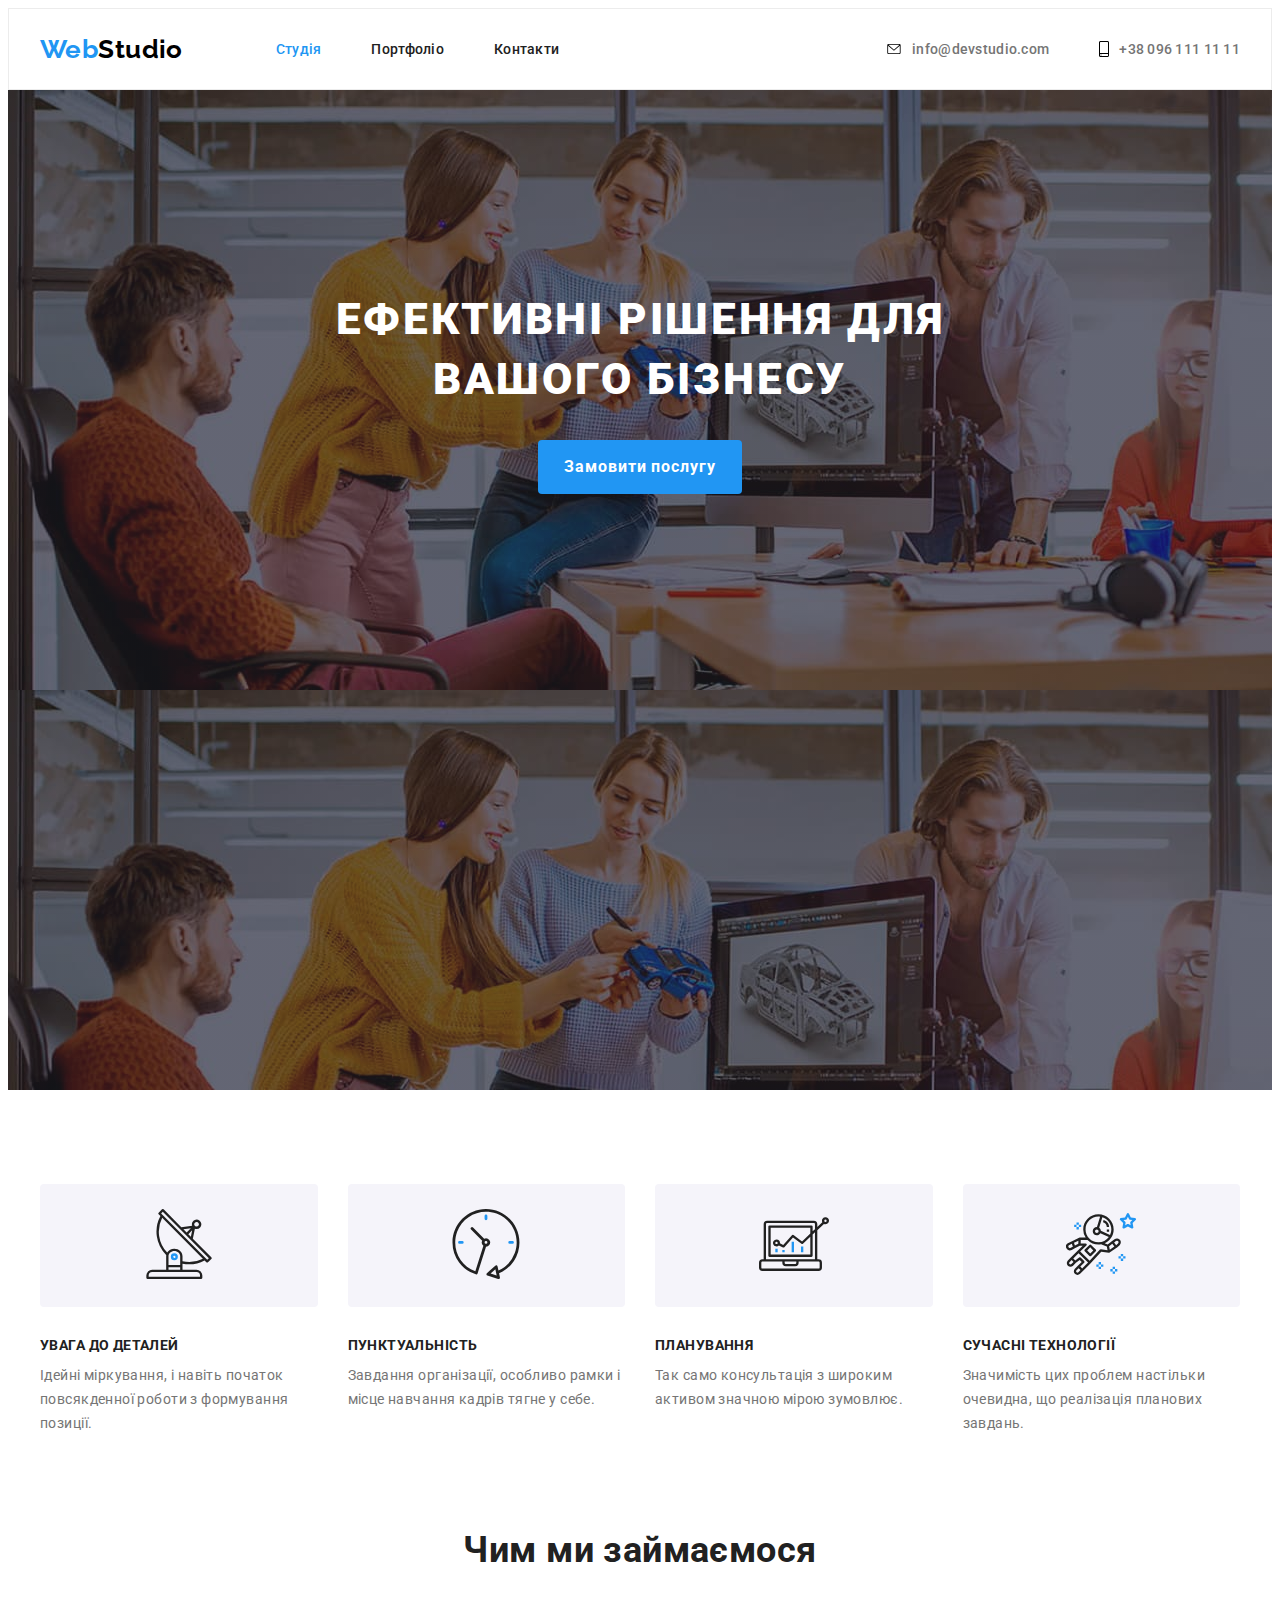
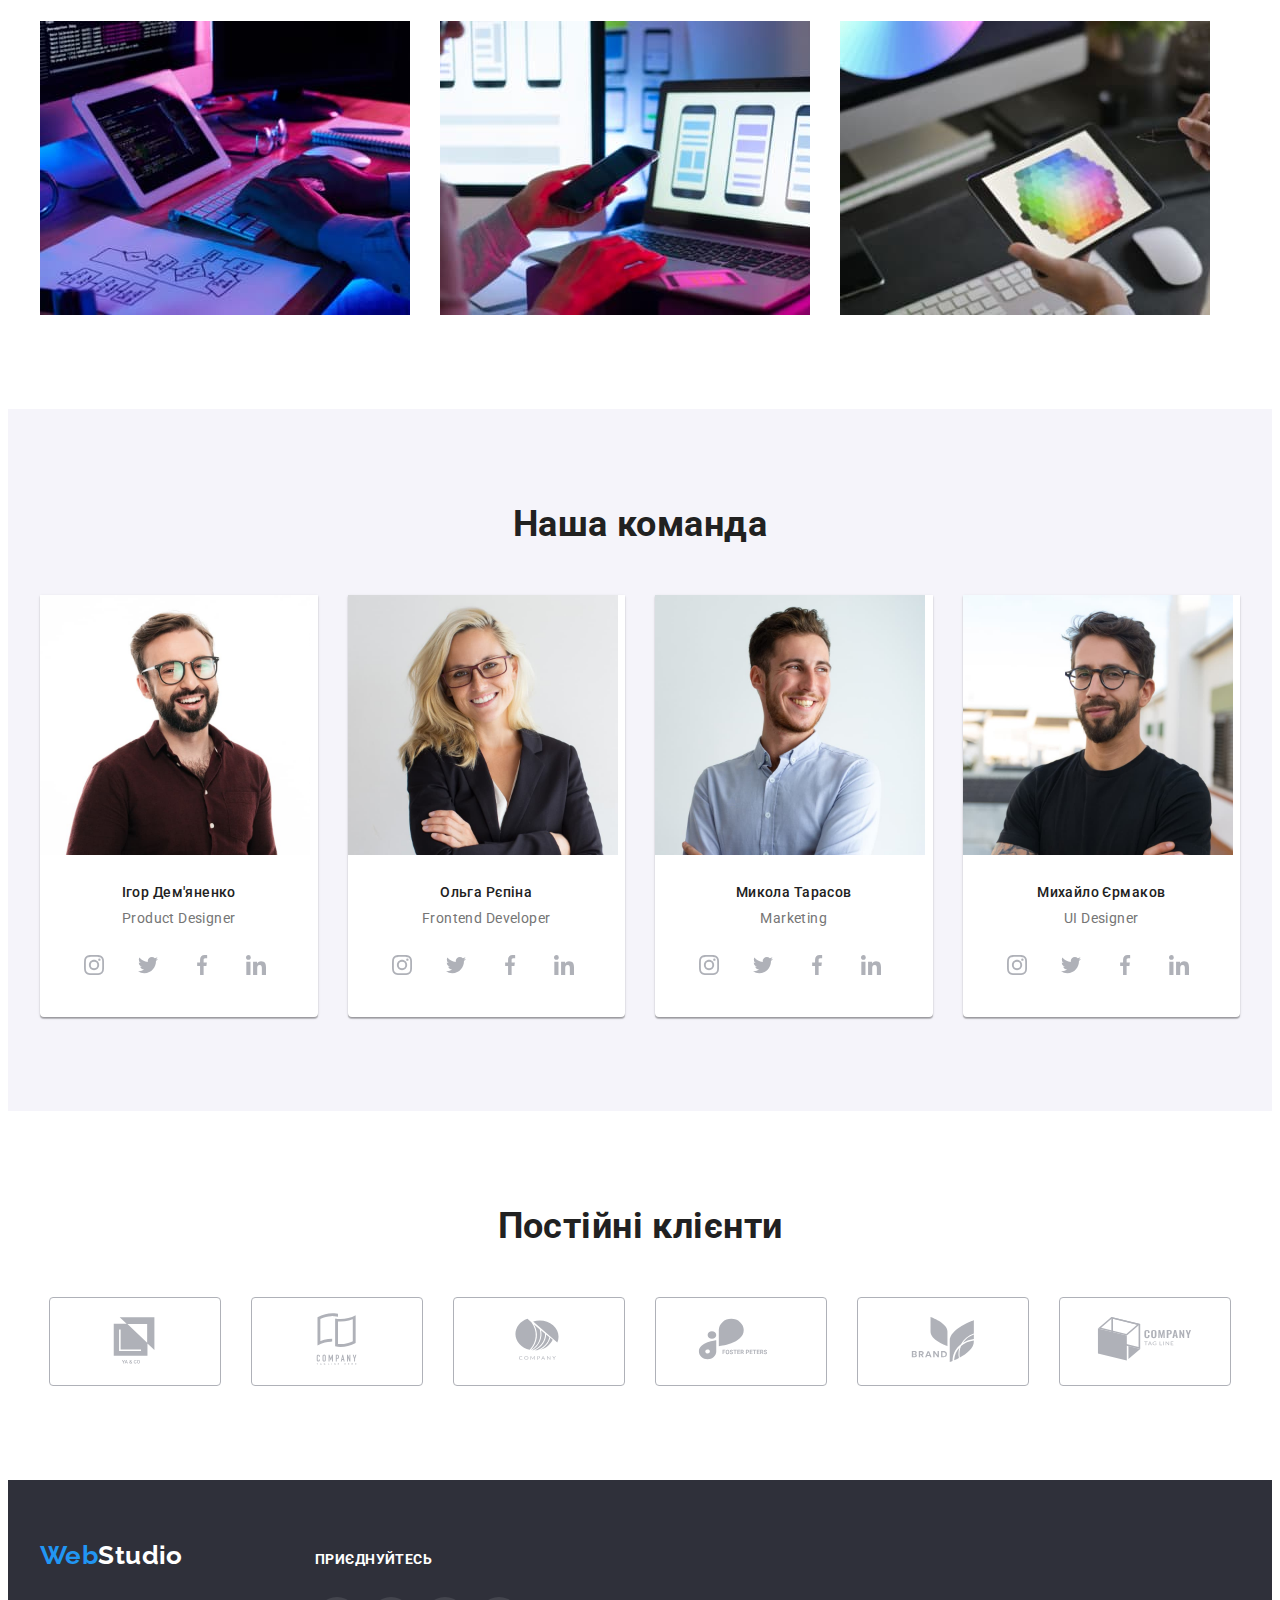
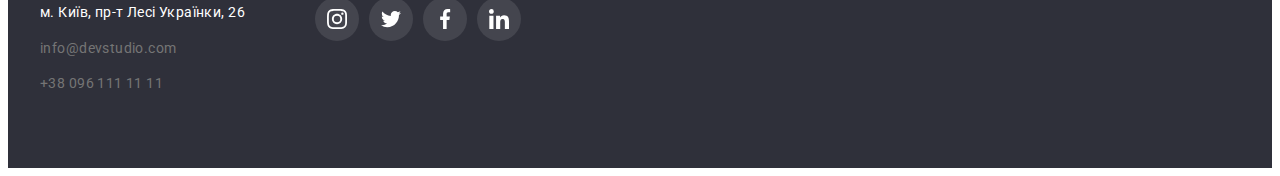
<file: index.html>
<!DOCTYPE html>
<html lang="uk">
  <head>
    <meta charset="UTF-8" />
    <meta http-equiv="X-UA-Compatible" content="IE=edge" />
    <meta name="viewport" content="width=device-width, initial-scale=1.0" />
    <title>WebStudio</title>
    <link rel="preconnect" href="https://fonts.googleapis.com" />
    <link rel="preconnect" href="https://fonts.gstatic.com" crossorigin />
    <link
      href="https://fonts.googleapis.com/css2?family=Raleway:wght@700&family=Roboto:wght@400;500;700;900&display=swap"
      rel="stylesheet"
    />
    <link
      rel="stylesheet"
      href="https://cdnjs.cloudflare.com/ajax/libs/modern-normalize/2.0.0/modern-normalize.min.css"
      integrity="sha512-4xo8blKMVCiXpTaLzQSLSw3KFOVPWhm/TRtuPVc4WG6kUgjH6J03IBuG7JZPkcWMxJ5huwaBpOpnwYElP/m6wg=="
      crossorigin="anonymous"
      referrerpolicy="no-referrer"
    />
    <link rel="stylesheet" href="./css/styles.css" />
  </head>
  <body>
    <header class="header">
      <div class="container header__container">
        <nav class="nav">
          <a class="link logo logo--primary" href="./index.html"
            ><span class="logo--accent">Web</span>Studio</a
          >
          <ul class="list menu-list">
            <li class="menu-list__item">
              <a class="nav-link link current" href="./index.html">Студія</a>
            </li>
            <li class="menu-list__item">
              <a class="nav-link link" href="./portfolio.html">Портфоліо</a>
            </li>
            <li class="menu-list__item">
              <a class="nav-link link" href="">Контакти</a>
            </li>
          </ul>
        </nav>

        <ul class="list contacts-list">
          <li class="contacts-list__item">
            <a class="link contacts-link" href="mailto:info@devstudio.com">
              <svg class="contacts-list__icon" width="16" height="10">
                <use href="./images/icons.svg#icon-envelope"></use>
              </svg>
              <span>info@devstudio.com</span>
            </a>
          </li>

          <li class="contacts-list__item">
            <a class="link contacts-link" href="tel:+380961111111">
              <svg class="contacts-list__icon" width="10" height="16">
                <use href="./images/icons.svg#icon-smartphone"></use>
              </svg>
              <span>+38 096 111 11 11</span>
            </a>
          </li>
        </ul>
      </div>
    </header>

    <main>
      <section class="hero">
        <div class="hero__overlay">
          <div class="container">
            <h1 class="hero__title">
              Ефективні рішення для <br />
              вашого бізнесу
            </h1>
            <button class="btn hero__btn" type="button">
              Замовити послугу
            </button>
          </div>
        </div>
      </section>

      <section class="features section">
        <div class="container">
          <h2 class="visually-hidden">Переваги WebStudio</h2>

          <ul class="list features-list">
            <li class="features-list__item">
              <div class="feature-list__thumb">
                <svg class="feature-list__icon" width="70" height="70">
                  <use href="./images/icons.svg#icon-antenna"></use>
                </svg>
              </div>
              <h3 class="features__title">Увага до деталей</h3>
              <p class="features__text">
                Ідейні міркування, і навіть початок повсякденної роботи з
                формування позиції.
              </p>
            </li>

            <li class="features-list__item">
              <div class="feature-list__thumb">
                <svg class="feature-list__icon" width="70" height="70">
                  <use href="./images/icons.svg#icon-clock"></use>
                </svg>
              </div>
              <h3 class="features__title">Пунктуальність</h3>
              <p class="features__text">
                Завдання організації, особливо рамки і місце навчання кадрів
                тягне у себе.
              </p>
            </li>

            <li class="features-list__item">
              <div class="feature-list__thumb">
                <svg class="feature-list__icon" width="70" height="70">
                  <use href="./images/icons.svg#icon-diagram"></use>
                </svg>
              </div>
              <h3 class="features__title">Планування</h3>
              <p class="features__text">
                Так само консультація з широким активом значною мірою зумовлює.
              </p>
            </li>

            <li class="features-list__item">
              <div class="feature-list__thumb">
                <svg class="feature-list__icon" width="70" height="70">
                  <use href="./images/icons.svg#icon-astronaut"></use>
                </svg>
              </div>
              <h3 class="features__title">Сучасні технології</h3>
              <p class="features__text">
                Значимість цих проблем настільки очевидна, що реалізація
                планових завдань.
              </p>
            </li>
          </ul>
        </div>
      </section>

      <section class="work section">
        <div class="container">
          <h2 class="title">Чим ми займаємося</h2>

          <ul class="list work-list">
            <li class="work-list__item">
              <img
                src="./images/work-1.jpg"
                alt="Процесс розробки"
                width="370"
                height="294"
              />
            </li>
            <li class="work-list__item">
              <img
                src="./images/work-2.jpg"
                alt="Процесс розробки"
                width="370"
                height="294"
              />
            </li>
            <li class="work-list__item">
              <img
                src="./images/work-3.jpg"
                alt="Процесс розробки"
                width="370"
                height="294"
              />
            </li>
          </ul>
        </div>
      </section>

      <section class="team section">
        <div class="container">
          <h2 class="title">Наша команда</h2>

          <ul class="list team-list">
            <li class="team-list__item">
              <div class="team-list__thumb">
                <img
                  src="./images/team-1.jpg"
                  alt="Портрет члена команди"
                  width="270"
                  height="260"
                />
              </div>

              <div class="team-list__content">
                <p class="team__text team__text--bold">Ігор Дем'яненко</p>
                <p class="team__text team__text--secondary">Product Designer</p>

                <ul class="social-list list">
                  <li class="social-list__item">
                    <a href="" class="social-list__link">
                      <svg class="social-list__icon" width="20" height="20">
                        <use href="./images/icons.svg#icon-instagram"></use>
                      </svg>
                    </a>
                  </li>

                  <li class="social-list__item">
                    <a href="" class="social-list__link">
                      <svg class="social-list__icon" width="20" height="20">
                        <use href="./images/icons.svg#icon-twitter"></use>
                      </svg>
                    </a>
                  </li>

                  <li class="social-list__item">
                    <a href="" class="social-list__link">
                      <svg class="social-list__icon" width="20" height="20">
                        <use href="./images/icons.svg#icon-facebook"></use>
                      </svg>
                    </a>
                  </li>

                  <li class="social-list__item">
                    <a href="" class="social-list__link">
                      <svg class="social-list__icon" width="20" height="20">
                        <use href="./images/icons.svg#icon-linkedin"></use>
                      </svg>
                    </a>
                  </li>
                </ul>
              </div>
            </li>

            <li class="team-list__item">
              <div class="team-list__thumb">
                <img
                  src="./images/team-2.jpg"
                  alt="Портрет члена команди"
                  width="270"
                  height="260"
                />
              </div>

              <div class="team-list__content">
                <p class="team__text team__text--bold">Ольга Рєпіна</p>
                <p class="team__text team__text--secondary">
                  Frontend Developer
                </p>

                <ul class="social-list list">
                  <li class="social-list__item">
                    <a href="" class="social-list__link">
                      <svg class="social-list__icon" width="20" height="20">
                        <use href="./images/icons.svg#icon-instagram"></use>
                      </svg>
                    </a>
                  </li>

                  <li class="social-list__item">
                    <a href="" class="social-list__link">
                      <svg class="social-list__icon" width="20" height="20">
                        <use href="./images/icons.svg#icon-twitter"></use>
                      </svg>
                    </a>
                  </li>

                  <li class="social-list__item">
                    <a href="" class="social-list__link">
                      <svg class="social-list__icon" width="20" height="20">
                        <use href="./images/icons.svg#icon-facebook"></use>
                      </svg>
                    </a>
                  </li>

                  <li class="social-list__item">
                    <a href="" class="social-list__link">
                      <svg class="social-list__icon" width="20" height="20">
                        <use href="./images/icons.svg#icon-linkedin"></use>
                      </svg>
                    </a>
                  </li>
                </ul>
              </div>
            </li>
            <li class="team-list__item">
              <div class="team-list__thumb">
                <img
                  src="./images/team-3.jpg"
                  alt="Портрет члена команди"
                  width="270"
                  height="260"
                />
              </div>

              <div class="team-list__content">
                <p class="team__text team__text--bold">Микола Тарасов</p>
                <p class="team__text team__text--secondary">Marketing</p>

                <ul class="social-list list">
                  <li class="social-list__item">
                    <a href="" class="social-list__link">
                      <svg class="social-list__icon" width="20" height="20">
                        <use href="./images/icons.svg#icon-instagram"></use>
                      </svg>
                    </a>
                  </li>

                  <li class="social-list__item">
                    <a href="" class="social-list__link">
                      <svg class="social-list__icon" width="20" height="20">
                        <use href="./images/icons.svg#icon-twitter"></use>
                      </svg>
                    </a>
                  </li>

                  <li class="social-list__item">
                    <a href="" class="social-list__link">
                      <svg class="social-list__icon" width="20" height="20">
                        <use href="./images/icons.svg#icon-facebook"></use>
                      </svg>
                    </a>
                  </li>

                  <li class="social-list__item">
                    <a href="" class="social-list__link">
                      <svg class="social-list__icon" width="20" height="20">
                        <use href="./images/icons.svg#icon-linkedin"></use>
                      </svg>
                    </a>
                  </li>
                </ul>
              </div>
            </li>
            <li class="team-list__item">
              <div class="team-list__thumb">
                <img
                  src="./images/team-4.jpg"
                  alt="Портрет члена команди"
                  width="270"
                  height="260"
                />
              </div>

              <div class="team-list__content">
                <p class="team__text team__text--bold">Михайло Єрмаков</p>
                <p class="team__text team__text--secondary">UI Designer</p>

                <ul class="social-list list">
                  <li class="social-list__item">
                    <a href="" class="social-list__link">
                      <svg class="social-list__icon" width="20" height="20">
                        <use href="./images/icons.svg#icon-instagram"></use>
                      </svg>
                    </a>
                  </li>

                  <li class="social-list__item">
                    <a href="" class="social-list__link">
                      <svg class="social-list__icon" width="20" height="20">
                        <use href="./images/icons.svg#icon-twitter"></use>
                      </svg>
                    </a>
                  </li>

                  <li class="social-list__item">
                    <a href="" class="social-list__link">
                      <svg class="social-list__icon" width="20" height="20">
                        <use href="./images/icons.svg#icon-facebook"></use>
                      </svg>
                    </a>
                  </li>

                  <li class="social-list__item">
                    <a href="" class="social-list__link">
                      <svg class="social-list__icon" width="20" height="20">
                        <use href="./images/icons.svg#icon-linkedin"></use>
                      </svg>
                    </a>
                  </li>
                </ul>
              </div>
            </li>
          </ul>
        </div>
      </section>

      <section class="clients section">
        <div class="container">
          <h2 class="title clients__title">
            Постійні клієнти
          </h2>

          <ul class="clients-list list">
            <li class="clients-list__item">
              <a href="" class="clients-list__link">
                <svg class="clients-list__icon" width="106" height="60">
                  <use href="./images/icons.svg#icon-client-1"></use>
                </svg>
              </a>
            </li>

            <li class="clients-list__item">
              <a href="" class="clients-list__link">
                <svg class="clients-list__icon" width="106" height="60">
                  <use href="./images/icons.svg#icon-client-2"></use>
                </svg>
              </a>
            </li>

            <li class="clients-list__item">
              <a href="" class="clients-list__link">
                <svg class="clients-list__icon" width="106" height="60">
                  <use href="./images/icons.svg#icon-client-3"></use>
                </svg>
              </a>
            </li>

            <li class="clients-list__item">
              <a href="" class="clients-list__link">
                <svg class="clients-list__icon" width="106" height="60">
                  <use href="./images/icons.svg#icon-client-4"></use>
                </svg>
              </a>
            </li>

            <li class="clients-list__item">
              <a href="" class="clients-list__link">
                <svg class="clients-list__icon" width="106" height="60">
                  <use href="./images/icons.svg#icon-client-5"></use>
                </svg>
              </a>
            </li>

            <li class="clients-list__item">
              <a href="" class="clients-list__link">
                <svg class="clients-list__icon" width="106" height="60">
                  <use href="./images/icons.svg#icon-client-6"></use>
                </svg>
              </a>
            </li>
          </ul>
        </div>
      </section>
    </main>

    <footer class="footer">
      <div class="container footer__container">
        <div class="footer__links-box">
          <a class="link logo logo--secondary footer__logo" href="./index.html"
            ><span class="logo--accent">Web</span>Studio</a
          >

          <address class="footer-address">
            <a
              class="link address-link address-link--accent"
              href="https://goo.gl/maps/7HUdiCrNrbexvH1cA"
              target="_blank"
              rel="noopener noreferrer nofollow"
              >м. Київ, пр-т Лесі Українки, 26</a
            >

            <a
              class="link address-link address-link--primary"
              href="mailto:info@devstudio.com"
              >info@devstudio.com</a
            >
            <a
              class="link address-link address-link--primary"
              href="tel:+380961111111"
              >+38 096 111 11 11</a
            >
          </address>
        </div>

        <div class="footer__join-box">
          <h2 class="footer__title">приєднуйтесь</h2>

          <ul class="social-list list">
            <li class="social-list__item">
              <a href="" class="social-list__link">
                <svg class="social-list__icon" width="20" height="20">
                  <use href="./images/icons.svg#icon-instagram"></use>
                </svg>
              </a>
            </li>

            <li class="social-list__item">
              <a href="" class="social-list__link">
                <svg class="social-list__icon" width="20" height="20">
                  <use href="./images/icons.svg#icon-twitter"></use>
                </svg>
              </a>
            </li>

            <li class="social-list__item">
              <a href="" class="social-list__link">
                <svg class="social-list__icon" width="20" height="20">
                  <use href="./images/icons.svg#icon-facebook"></use>
                </svg>
              </a>
            </li>

            <li class="social-list__item">
              <a href="" class="social-list__link">
                <svg class="social-list__icon" width="20" height="20">
                  <use href="./images/icons.svg#icon-linkedin"></use>
                </svg>
              </a>
            </li>
          </ul>
        </div>
      </div>
    </footer>
  </body>
</html>
</file>
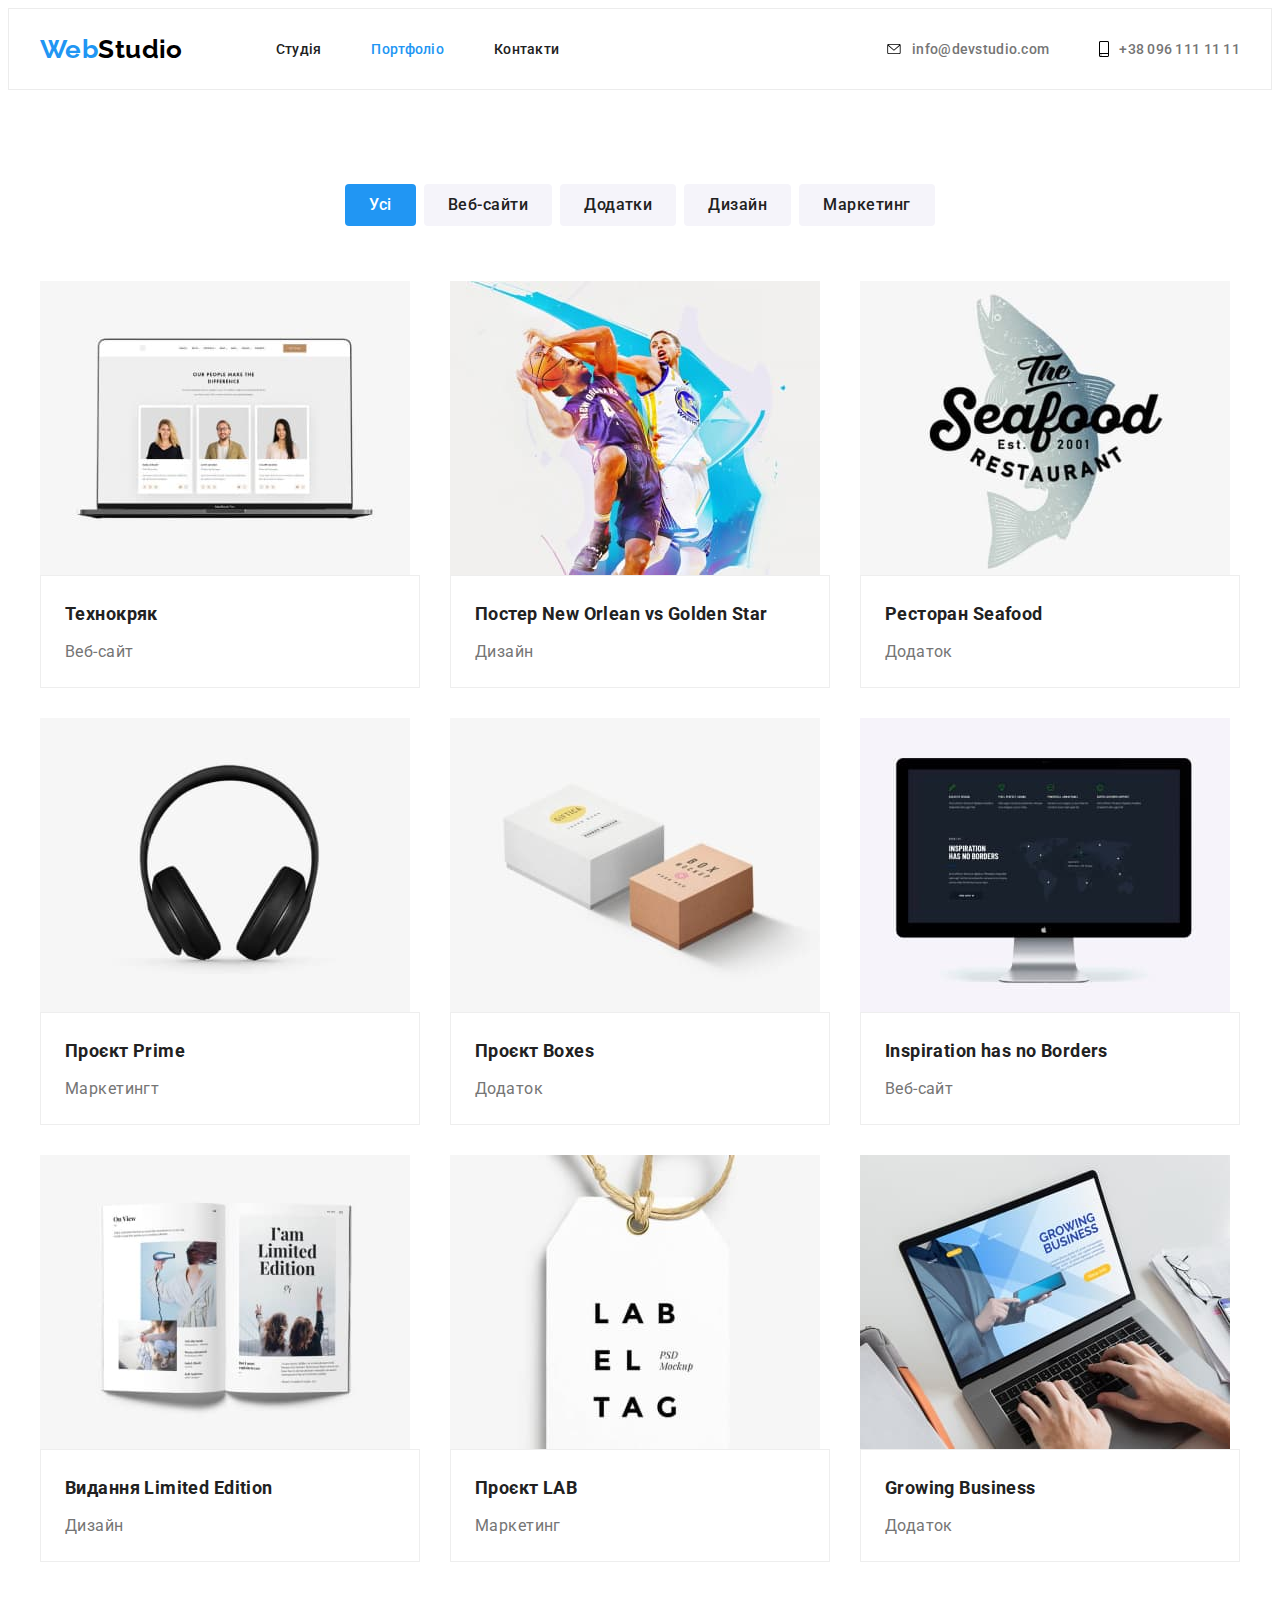
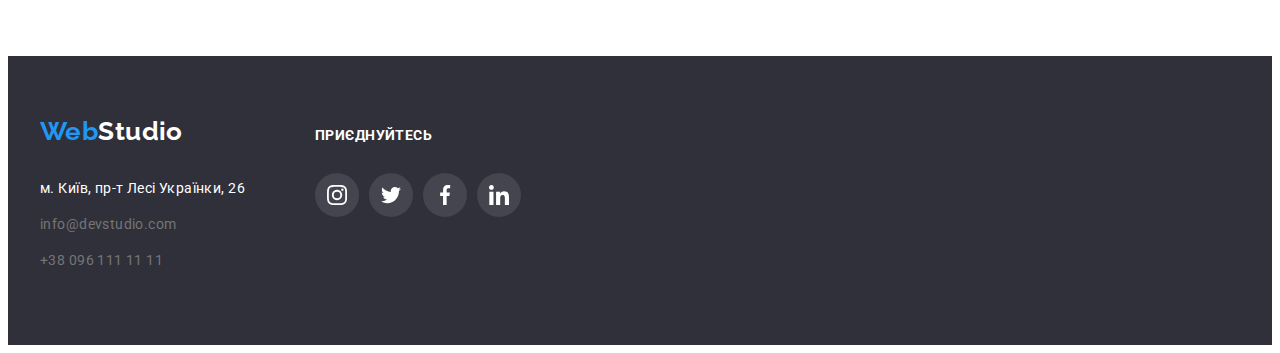
<file: portfolio.html>
<!DOCTYPE html>
<html lang="uk">
  <head>
    <meta charset="UTF-8" />
    <meta http-equiv="X-UA-Compatible" content="IE=edge" />
    <meta name="viewport" content="width=device-width, initial-scale=1.0" />
    <title>WebStudio</title>
    <link rel="preconnect" href="https://fonts.googleapis.com" />
    <link rel="preconnect" href="https://fonts.gstatic.com" crossorigin />
    <link
      href="https://fonts.googleapis.com/css2?family=Raleway:wght@700&family=Roboto:wght@400;500;700;900&display=swap"
      rel="stylesheet"
    />
    <link
      rel="stylesheet"
      href="https://cdnjs.cloudflare.com/ajax/libs/modern-normalize/2.0.0/modern-normalize.min.css"
      integrity="sha512-4xo8blKMVCiXpTaLzQSLSw3KFOVPWhm/TRtuPVc4WG6kUgjH6J03IBuG7JZPkcWMxJ5huwaBpOpnwYElP/m6wg=="
      crossorigin="anonymous"
      referrerpolicy="no-referrer"
    />
    <link rel="stylesheet" href="./css/styles.css" />
  </head>
  <body>
    <header class="header">
      <div class="container header__container">
        <nav class="nav">
          <a class="link logo logo--primary" href="./index.html"
            ><span class="logo--accent">Web</span>Studio</a
          >
          <ul class="list menu-list">
            <li class="menu-list__item">
              <a class="nav-link link" href="./index.html">Студія</a>
            </li>
            <li class="menu-list__item">
              <a class="nav-link link current" href="./portfolio.html"
                >Портфоліо</a
              >
            </li>
            <li class="menu-list__item">
              <a class="nav-link link" href="">Контакти</a>
            </li>
          </ul>
        </nav>

        <ul class="list contacts-list">
          <li class="contacts-list__item">
            <a class="link contacts-link" href="mailto:info@devstudio.com">
              <svg class="contacts-list__icon" width="16" height="10">
                <use href="./images/icons.svg#icon-envelope"></use>
              </svg>
              <span>info@devstudio.com</span>
            </a>
          </li>

          <li class="contacts-list__item">
            <a class="link contacts-link" href="tel:+380961111111">
              <svg class="contacts-list__icon" width="10" height="16">
                <use href="./images/icons.svg#icon-smartphone"></use>
              </svg>
              <span>+38 096 111 11 11</span>
            </a>
          </li>
        </ul>
      </div>
    </header>

    <main>
      <section class="section">
        <div class="container">
          <h2 class="visually-hidden">Приклади наших робот</h2>

          <ul class="list filter-list">
            <li class="filter-list__item">
              <button type="button" class="btn filter-list__btn current">
                Усі
              </button>
            </li>
            <li class="filter-list__item">
              <button type="button" class="btn filter-list__btn">
                Веб-сайти
              </button>
            </li>
            <li class="filter-list__item">
              <button type="button" class="btn filter-list__btn">
                Додатки
              </button>
            </li>
            <li class="filter-list__item">
              <button type="button" class="btn filter-list__btn">Дизайн</button>
            </li>
            <li class="filter-list__item">
              <button type="button" class="btn filter-list__btn">
                Маркетинг
              </button>
            </li>
          </ul>

          <ul class="list portfolio-list">
            <li class="portfolio-list__item">
              <article class="portfolio-list__card">
                <a href="" class="portfolio-list__link link">
                  <div class="portfolio-list__thumb">
                    <img
                      src="./images/portfolio-01.jpg"
                      alt="job's example"
                      width="370"
                      height="294"
                    />
                  </div>

                  <div class="portfolio-list__content">
                    <h3 class="portfolio__title">Технокряк</h3>
                    <p class="portfolio__text">Веб-сайт</p>
                  </div>
                </a>
              </article>
            </li>

            <li class="portfolio-list__item">
              <article class="portfolio-list__card">
                <a href="" class="portfolio-list__link link">
                  <div class="portfolio-list__thumb">
                    <img
                      src="./images/portfolio-02.jpg"
                      alt="job's example"
                      width="370"
                      height="294"
                    />
                  </div>

                  <div class="portfolio-list__content">
                    <h3 class="portfolio__title">
                      Постер New Orlean vs Golden Star
                    </h3>
                    <p class="portfolio__text">Дизайн</p>
                  </div>
                </a>
              </article>
            </li>

            <li class="portfolio-list__item">
              <article class="portfolio-list__card">
                <a href="" class="portfolio-list__link link">
                  <div class="portfolio-list__thumb">
                    <img
                      src="./images/portfolio-03.jpg"
                      alt="job's example"
                      width="370"
                      height="294"
                    />
                  </div>

                  <div class="portfolio-list__content">
                    <h3 class="portfolio__title">Ресторан Seafood</h3>
                    <p class="portfolio__text">Додаток</p>
                  </div>
                </a>
              </article>
            </li>

            <li class="portfolio-list__item">
              <article class="portfolio-list__card">
                <a href="" class="portfolio-list__link link">
                  <div class="portfolio-list__thumb">
                    <img
                      src="./images/portfolio-04.jpg"
                      alt="job's example"
                      width="370"
                      height="294"
                    />
                  </div>

                  <div class="portfolio-list__content">
                    <h3 class="portfolio__title">Проєкт Prime</h3>
                    <p class="portfolio__text">Маркетингт</p>
                  </div>
                </a>
              </article>
            </li>

            <li class="portfolio-list__item">
              <article class="portfolio-list__card">
                <a href="" class="portfolio-list__link link">
                  <div class="portfolio-list__thumb">
                    <img
                      src="./images/portfolio-05.jpg"
                      alt="job's example"
                      width="370"
                      height="294"
                    />
                  </div>

                  <div class="portfolio-list__content">
                    <h3 class="portfolio__title">Проєкт Boxes</h3>
                    <p class="portfolio__text">Додаток</p>
                  </div>
                </a>
              </article>
            </li>

            <li class="portfolio-list__item">
              <article class="portfolio-list__card">
                <a href="" class="portfolio-list__link link"
                  ><div class="portfolio-list__thumb">
                    <img
                      src="./images/portfolio-06.jpg"
                      alt="job's example"
                      width="370"
                      height="294"
                    />
                  </div>

                  <div class="portfolio-list__content">
                    <h3 class="portfolio__title">Inspiration has no Borders</h3>
                    <p class="portfolio__text">Веб-сайт</p>
                  </div></a
                >
              </article>
            </li>

            <li class="portfolio-list__item">
              <article class="portfolio-list__card">
                <a href="" class="portfolio-list__link link"
                  ><div class="portfolio-list__thumb">
                    <img
                      src="./images/portfolio-07.jpg"
                      alt="job's example"
                      width="370"
                      height="294"
                    />
                  </div>

                  <div class="portfolio-list__content">
                    <h3 class="portfolio__title">Видання Limited Edition</h3>
                    <p class="portfolio__text">Дизайн</p>
                  </div></a
                >
              </article>
            </li>

            <li class="portfolio-list__item">
              <article class="portfolio-list__card">
                <a href="" class="portfolio-list__link link"
                  ><div class="portfolio-list__thumb">
                    <img
                      src="./images/portfolio-08.jpg"
                      alt="job's example"
                      width="370"
                      height="294"
                    />
                  </div>

                  <div class="portfolio-list__content">
                    <h3 class="portfolio__title">Проєкт LAB</h3>
                    <p class="portfolio__text">Маркетинг</p>
                  </div></a
                >
              </article>
            </li>

            <li class="portfolio-list__item">
              <article class="portfolio-list__card">
                <a href="" class="portfolio-list__link link"
                  ><div class="portfolio-list__thumb">
                    <img
                      src="./images/portfolio-09.jpg"
                      alt="job's example"
                      width="370"
                      height="294"
                    />
                  </div>

                  <div class="portfolio-list__content">
                    <h3 class="portfolio__title">Growing Business</h3>
                    <p class="portfolio__text">Додаток</p>
                  </div></a
                >
              </article>
            </li>
          </ul>
        </div>
      </section>
    </main>

    <footer class="footer">
      <div class="container footer__container">
        <div class="footer__links-box">
          <a class="link logo logo--secondary footer__logo" href="./index.html"
            ><span class="logo--accent">Web</span>Studio</a
          >

          <address class="footer-address">
            <a
              class="link address-link address-link--accent"
              href="https://goo.gl/maps/7HUdiCrNrbexvH1cA"
              target="_blank"
              rel="noopener noreferrer nofollow"
              >м. Київ, пр-т Лесі Українки, 26</a
            >

            <a
              class="link address-link address-link--primary"
              href="mailto:info@devstudio.com"
              >info@devstudio.com</a
            >
            <a
              class="link address-link address-link--primary"
              href="tel:+380961111111"
              >+38 096 111 11 11</a
            >
          </address>
        </div>

        <div class="footer__join-box">
          <h2 class="footer__title">приєднуйтесь</h2>

          <ul class="social-list list">
            <li class="social-list__item">
              <a href="" class="social-list__link">
                <svg class="social-list__icon" width="20" height="20">
                  <use href="./images/icons.svg#icon-instagram"></use>
                </svg>
              </a>
            </li>

            <li class="social-list__item">
              <a href="" class="social-list__link">
                <svg class="social-list__icon" width="20" height="20">
                  <use href="./images/icons.svg#icon-twitter"></use>
                </svg>
              </a>
            </li>

            <li class="social-list__item">
              <a href="" class="social-list__link">
                <svg class="social-list__icon" width="20" height="20">
                  <use href="./images/icons.svg#icon-facebook"></use>
                </svg>
              </a>
            </li>

            <li class="social-list__item">
              <a href="" class="social-list__link">
                <svg class="social-list__icon" width="20" height="20">
                  <use href="./images/icons.svg#icon-linkedin"></use>
                </svg>
              </a>
            </li>
          </ul>
        </div>
      </div>
    </footer>
  </body>
</html>
</file>
<file: css/styles.css>
:root {
  --primary-text-color: #212121;
  --secondary-text-color: #757575;

  --primary-bg-color: #ffffff;
  --secondary-bg-color: #2f303a;
  --tertiary-bg-color: #f5f4fa;

  --hero-bg-color: rgba(196, 196, 196, 1);

  --accent-color: #2196f3;

  --logo-black-color: #000000;
  --logo-white-color: #ffffff;

  --title-white-color: #ffffff;

  --address-opacity-color: rgba(255, 255, 255, 0.6);
  --btn-active-color: #188ce8;

  --card-set-gap: 30px;
  --card-bg-color: #ffffff;
  --card-box-shadow-color: 0px 1px 3px rgba(0, 0, 0, 0.12),
    0px 1px 1px rgba(0, 0, 0, 0.14), 0px 2px 1px rgba(0, 0, 0, 0.2);

  --header-border-color: #ececec;

  --secondary-social-list-link-bg-color: rgb(255, 255, 255, 0.1);

  --clients-link-primary-color: rgba(175, 177, 184, 1);
}

body {
  font-family: Roboto, san-serif;
  font-size: 14px;
  letter-spacing: 0.03em;
  /* letter-spacing: 0.03em; */
  color: var(--primary-text-color);
  background-color: var(--primary-bg-color);
}
h1,
h2,
h3,
h4,
ul,
p {
  margin: 0;
  padding: 0;
}

img {
  display: block;
  max-width: 100%;
  height: auto;
}

.visually-hidden {
  position: absolute;
  width: 1px;
  height: 1px;
  margin: -1px;
  border: 0;
  padding: 0;

  white-space: nowrap;
  clip-path: inset(100%);
  clip: rect(0 0 0 0);
  overflow: hidden;
}

.link {
  text-decoration: none;
}

.list {
  list-style: none;
}

.btn {
  font-family: 'Roboto', sans-serif;

  cursor: pointer;
}

.section {
  padding-top: 94px;
  padding-bottom: 94px;
}
.title {
  margin-bottom: 50px;

  font-weight: 700;
  font-size: 36px;
  line-height: calc(42 / 36);
}

.container {
  max-width: 1200px;
  margin-left: auto;
  margin-right: auto;
  padding-left: 15px;
  padding-right: 15px;
}

/* ------------------ LOGO ---------------------*/
.logo {
  font-family: Raleway, sans-serif;
  font-size: 26px;
  font-weight: 700;
  line-height: 1.19;
}
.logo--primary {
  color: var(--logo-black-color);
}
.logo--accent {
  color: var(--accent-color);
}
.logo--secondary {
  color: var(--logo-white-color);
}

/* -------------------- SOCIAL-LIST -------------------- */
.social-list {
  display: flex;
  gap: 10px;
}
.social-list__link {
  display: flex;
  align-items: center;
  justify-content: center;
  padding: 12px;

  border-radius: 50%;
}
.social-list__icon {
  fill: rgba(175, 177, 184, 1);
}

.social-list__link:hover,
.social-list__link:focus {
  background-color: var(--accent-color);
}

.social-list__link:hover .social-list__icon,
.social-list__link:focus .social-list__icon {
  fill: var(--primary-bg-color);
}
/* -------------------- HEADER ------------------------ */
.header {
  border: 1px solid var(--header-border-color);
}
.nav-link,
.contacts-link {
  padding-top: 32px;
  padding-bottom: 32px;

  font-size: 14px;
  font-weight: 500;
  letter-spacing: 0.02em;
}
.nav-link {
  display: block;
  color: var(--primary-text-color);
}

.contacts-link {
  display: flex;
  align-items: center;
  gap: 10px;
}
.nav-link:hover,
.nav-link:focus,
.contacts-link:hover,
.contacts-link:focus {
  color: var(--accent-color);
}
.contacts-link {
  color: var(--secondary-text-color);
}

.contacts-link:hover .contacts-list__icon {
  fill: currentColor;
}

.nav-link.current {
  color: var(--accent-color);
}

.header__container {
  display: flex;
  align-items: center;
}

.nav {
  display: flex;
  align-items: center;
  gap: 93px;
}

.menu-list {
  display: flex;
  gap: 50px;
}

.contacts-list {
  display: flex;
  gap: 50px;
  margin-left: auto;
}

/* ---------------------------- HERO ------------------------- */
.hero {
  background-color: var(--hero-bg-color);
  text-align: center;
}

.hero__overlay {
  padding-top: 200px;
  padding-bottom: 200px;
  margin-left: auto;
  margin-right: auto;
  max-width: 1600px;
  height: 600px;

  background-image: linear-gradient(
      to right,
      rgba(47, 48, 58, 0.4),
      rgba(47, 48, 58, 0.4)
    ),
    url(../images/hero-bg.jpg);
}
.hero__title {
  font-weight: 900;
  font-size: 44px;
  line-height: 1.36;
  letter-spacing: 0.06em;
  text-transform: uppercase;
  color: var(--title-white-color);

  margin-bottom: 30px;
}
.hero__btn {
  padding: 10px 24px;

  font-weight: 700;
  font-size: 16px;
  line-height: 1.88;
  letter-spacing: 0.06em;

  border-color: transparent;
  border-radius: 4px;

  color: var(--title-white-color);
  background-color: var(--accent-color);
}

.hero__btn:hover,
.hero__btn:focus {
  background-color: var(--btn-active-color);
}

/* ------------------------------- FEATURES ---------------------------- */
.features__title {
  margin-bottom: 10px;

  font-size: 14px;
  line-height: calc(16 / 14);
  font-weight: 700;
  text-transform: uppercase;
}
.features__text {
  line-height: calc(24 / 14);
  color: var(--secondary-text-color);
}

.features-list {
  display: flex;
  gap: var(--card-set-gap);
}
.features-list__item {
  flex-basis: calc((100% - var(--card-set-gap) * 3) / 4);
}

.feature-list__thumb {
  width: 100%;
  padding-top: 25px;
  padding-bottom: 25px;
  margin-bottom: 30px;

  text-align: center;

  background-color: var(--tertiary-bg-color);
  border-radius: 4px;
}

/* ---------------WORK--------------- */
.work {
  padding-top: 0;
  text-align: center;
}

.work-list {
  display: flex;
  gap: var(--card-set-gap);
}
.work-list__item {
  flex-basis: calc((100% - (var(--card-st-gap) * 2)) / 3);
}

/*  ------------------- TEAM --------------------- */
.team {
  background-color: var(--tertiary-bg-color);
  text-align: center;
}
.team-list {
  display: flex;
  gap: var(--card-set-gap);
}

.team-list__item {
  flex-basis: calc((100% - (var(--card-set-gap) * 3)) / 4);

  background-color: var(--card-bg-color);
  box-shadow: var(--card-box-shadow-color);
  border-radius: 0px 0px 4px 4px;

  overflow: hidden;
}

.team-list__content {
  padding: 30px 32px;
}

.team__text {
  line-height: 1.13;
}
.team__text--bold {
  margin-bottom: 10px;

  font-weight: 500;
}
.team__text--secondary {
  margin-bottom: 16px;
  color: var(--secondary-text-color);
}

/* ----------------- CLIENTS ------------------------------- */
.clients {
  text-align: center;
}
.clients__title {
  margin-bottom: 50px;
}
.clients-list {
  display: flex;
  justify-content: center;
  gap: var(--card-set-gap);
}

.clients-list__item {
}
.clients-list__link {
  display: block;
  padding: 12px 32px;

  color: var(--clients-link-primary-color);

  border-radius: 4px;
  border: 1px solid var(--clients-link-primary-color);
}

.clients-list__icon {
  fill: currentColor;
}

.clients-list__link:hover,
.clients-list__link:focus {
  color: var(--accent-color);
  border-color: var(--accent-color);
}

/* ---------------- PORTFOLIO PAGE ------------------------*/
.filter-list {
  display: flex;
  gap: 8px;
  justify-content: center;

  margin-bottom: 55px;
}
.filter-list__btn {
  padding: 6px 22px;

  font-size: 16px;
  font-weight: 500;
  line-height: calc(26 / 16);
  letter-spacing: 0.03em;

  border-color: transparent;
  border-radius: 4px;

  color: var(--primary-text-color);
  background-color: var(--tertiary-bg-color);
}
.filter-list__btn:hover,
.filter-list__btn:focus {
  color: var(--title-white-color);
  background-color: var(--accent-color);
}
.filter-list__btn.current {
  color: var(--title-white-color);
  background-color: var(--accent-color);
}

.portfolio-list {
  display: flex;
  flex-wrap: wrap;
  gap: var(--card-set-gap);
}

.portfolio-list__item {
  flex-basis: calc((100% - (var(--card-set-gap) * 2)) / 3);

  background: #ffffff;
}

.portfolio-list__link {
  color: inherit;
  display: block;
}

.portfolio-list__link:hover {
  box-shadow: 1px 4px 6px 0px rgba(0, 0, 0, 0.16),
    0px 4px 4px 0px rgba(0, 0, 0, 0.06), 0px 1px 1px 0px rgba(0, 0, 0, 0.12);
}

.portfolio-list__content {
  padding: 20px 24px;

  border: 1px solid #eeeeee;
}

.portfolio__title {
  margin-bottom: 5px;

  font-size: 18px;
  line-height: 2;
  font-weight: 700;
}
.portfolio__text {
  font-size: 16px;
  line-height: 1.88;
  color: var(--secondary-text-color);
}

/* ---------------------- FOOTER ---------------------- */
.footer {
  padding-top: 60px;
  padding-bottom: 60px;
  background-color: var(--secondary-bg-color);
}

.footer__container {
  display: flex;
  gap: 70px;
  align-items: baseline;
}

.footer__logo {
  display: block;
  margin-bottom: 30px;
}
.footer-address {
  display: flex;
  flex-direction: column;
  align-items: start;
}
.footer-address .address-link:not(last-child) {
  margin-bottom: 12px;
}
.address-link {
  font-size: 14px;
  line-height: 1.71;
  font-style: normal;
}
.address-link:hover,
.address-link:focus {
  color: var(--logo-white-color);
}
.address-link--accent {
  color: var(--logo-white-color);
}
.address-link--primary {
  color: var(--secondary-text-color);
}

.footer__title {
  margin-bottom: 30px;

  color: var(--title-white-color);
  font-size: 14px;
  font-family: Roboto;
  font-weight: 700;
  /* letter-spacing: 0.42px; */
  text-transform: uppercase;
}

.footer__join-box .social-list__link {
  background-color: var(--secondary-social-list-link-bg-color);
}

.footer__join-box .social-list__icon {
  fill: var(--primary-bg-color);
}

.footer__join-box .social-list__link:hover,
.footer__join-box .social-list__link:focus {
  background-color: var(--accent-color);
}
</file>
